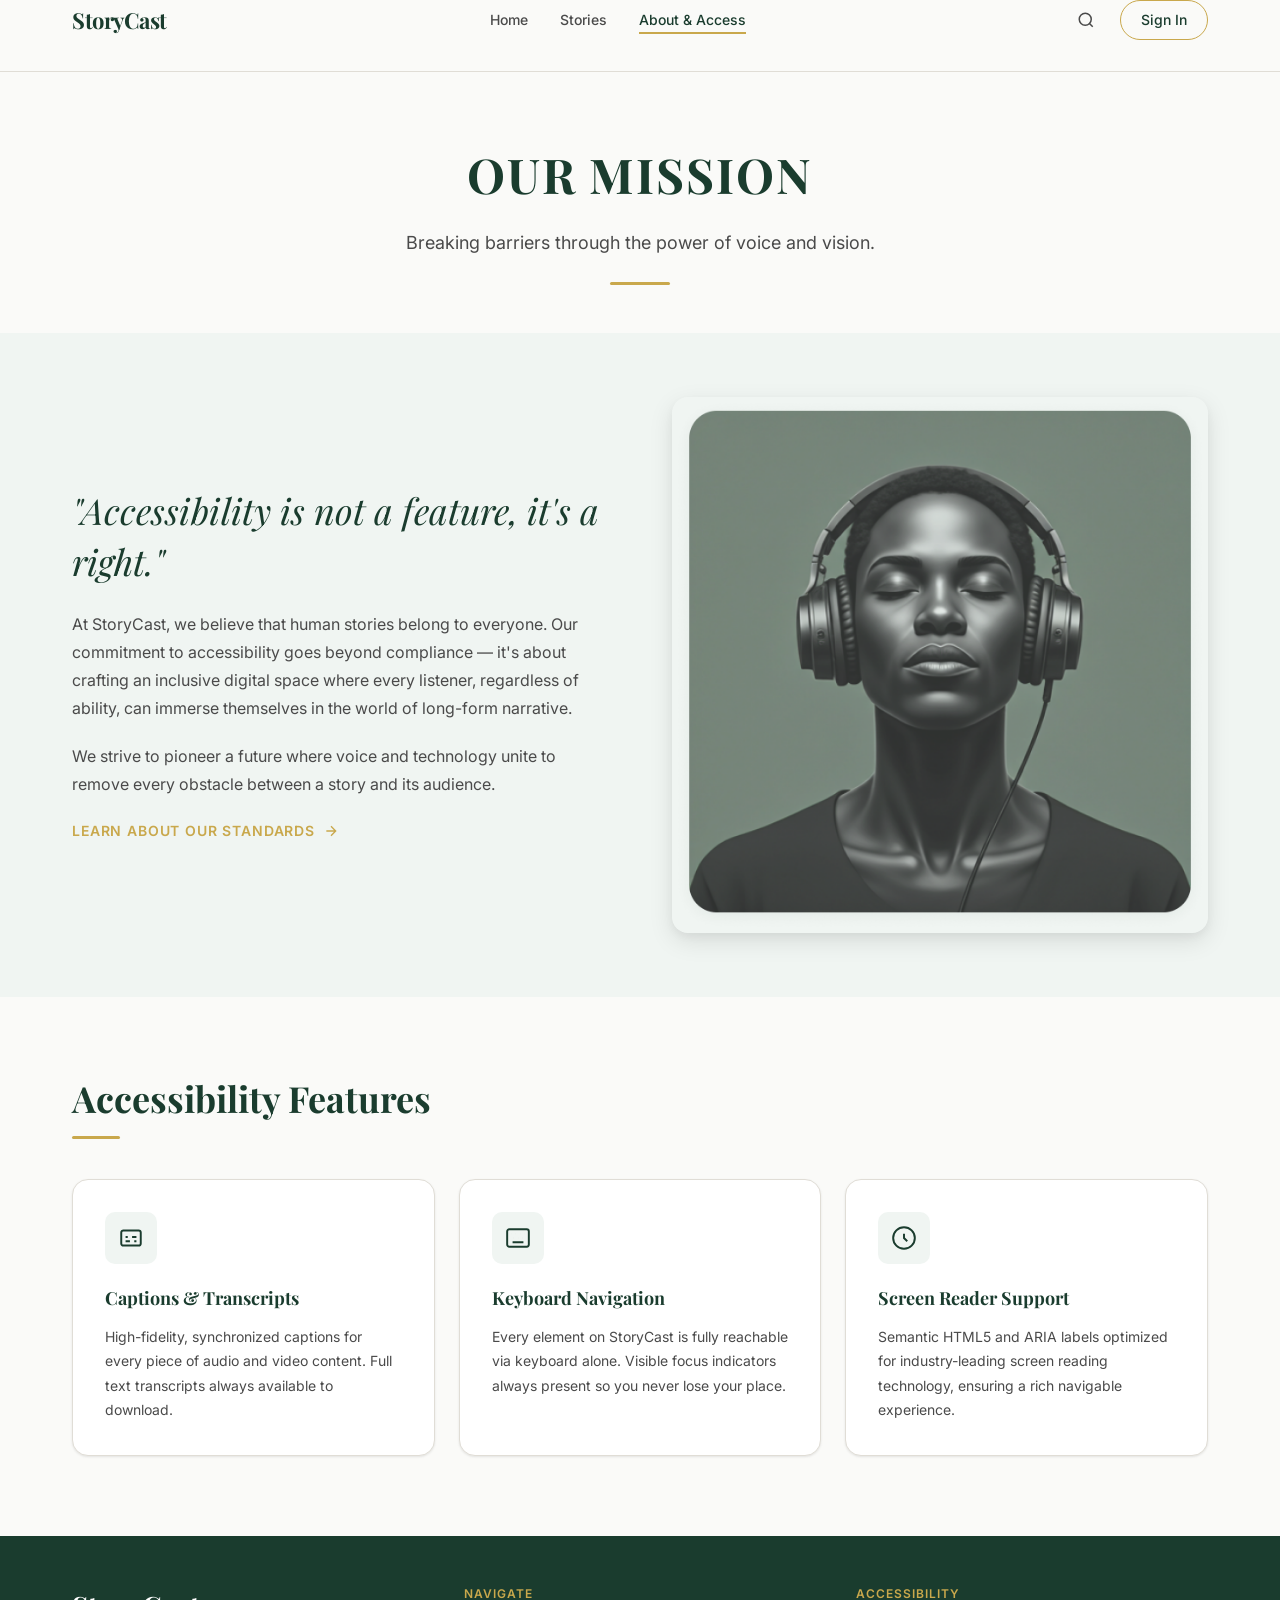
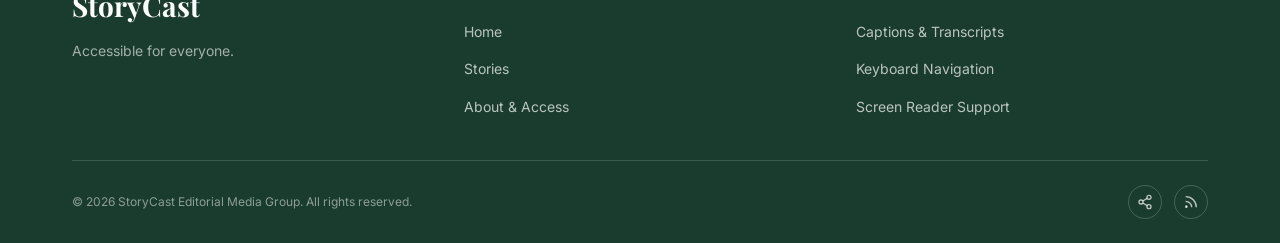
<file: about.html>
<!DOCTYPE html>
<html lang="en">
<head>
  <meta charset="UTF-8" />
  <meta name="viewport" content="width=device-width, initial-scale=1.0" />
  <meta name="description" content="StoryCast — Our mission to make storytelling accessible to everyone." />
  <title>StoryCast — About &amp; Access</title>
  <link rel="stylesheet" href="css/main.css" />
</head>
<body>

  <a class="skip-link" href="#main">Skip to main content</a>

  <nav class="nav" aria-label="Main navigation">
    <div class="container">
      <div class="nav__inner">
        <a href="index.html" class="nav__logo">StoryCast</a>
        <button class="nav__toggle" aria-label="Toggle menu" aria-expanded="false" aria-controls="nav-links">
          <span></span><span></span><span></span>
        </button>
        <ul class="nav__links" id="nav-links" role="list">
          <li><a href="index.html" class="nav__link">Home</a></li>
          <li><a href="stories.html" class="nav__link">Stories</a></li>
          <li><a href="about.html" class="nav__link nav__link--active" aria-current="page">About &amp; Access</a></li>
        </ul>
        <div class="nav__actions">
          <a href="#search" class="nav__icon-btn" aria-label="Search">
            <svg viewBox="0 0 24 24" fill="none" stroke="currentColor" stroke-width="2" aria-hidden="true"><circle cx="11" cy="11" r="8"/><path d="m21 21-4.35-4.35"/></svg>
          </a>
          <a href="#signin" class="nav__signin">Sign In</a>
        </div>
      </div>
    </div>
  </nav>

  <main id="main">

    <!-- Mission Header -->
    <header class="mission-header" aria-labelledby="mission-heading">
      <div class="container">
        <h1 class="mission-header__title" id="mission-heading">Our Mission</h1>
        <p class="mission-header__tagline">Breaking barriers through the power of voice and vision.</p>
        <div class="mission-header__divider" aria-hidden="true"></div>
      </div>
    </header>

    <!-- Mission Content -->
    <section class="mission-content" aria-labelledby="mission-body-heading">
      <div class="container">
        <div class="mission-content__layout">
          <div>
            <h2 class="sr-only" id="mission-body-heading">Mission statement</h2>
            <p class="mission-content__quote">"Accessibility is not a feature, it's a right."</p>
            <p class="mission-content__text">
              At StoryCast, we believe that human stories belong to everyone. Our commitment
              to accessibility goes beyond compliance — it's about crafting an inclusive
              digital space where every listener, regardless of ability, can immerse
              themselves in the world of long-form narrative.
            </p>
            <p class="mission-content__text">
              We strive to pioneer a future where voice and technology unite to remove every
              obstacle between a story and its audience.
            </p>
            <a href="#features" class="mission-content__link">
              Learn about our standards
              <svg viewBox="0 0 24 24" fill="none" stroke="currentColor" stroke-width="2" aria-hidden="true"><path d="M5 12h14M12 5l7 7-7 7"/></svg>
            </a>
          </div>
          <div>
            <img
              src="assets/images/about.png"
              alt="A person wearing headphones, eyes closed, deeply engaged in listening"
              class="mission-content__image"
              onerror="this.style.background='#D6E6DC';this.style.minHeight='300px';this.style.borderRadius='24px';this.removeAttribute('src')"
            />
          </div>
        </div>
      </div>
    </section>

    <!-- Accessibility Features -->
    <section class="access-features" id="features" aria-labelledby="features-heading">
      <div class="container">
        <div class="section-header">
          <h2 class="section-header__title" id="features-heading">Accessibility Features</h2>
        </div>
        <div class="access-features__grid">

          <article class="feature-card" id="captions" aria-labelledby="feat-captions">
            <div class="feature-card__icon" aria-hidden="true">
              <svg viewBox="0 0 24 24" fill="none" stroke="currentColor" stroke-width="1.8"><rect width="18" height="14" x="3" y="5" rx="2"/><path d="M7 15h4m4 0h2M7 11h2m4 0h4"/></svg>
            </div>
            <h3 class="feature-card__title" id="feat-captions">Captions &amp; Transcripts</h3>
            <p class="feature-card__desc">High-fidelity, synchronized captions for every piece of audio and video content. Full text transcripts always available to download.</p>
          </article>

          <article class="feature-card" id="keyboard" aria-labelledby="feat-keyboard">
            <div class="feature-card__icon" aria-hidden="true">
              <svg viewBox="0 0 24 24" fill="none" stroke="currentColor" stroke-width="1.8"><rect width="20" height="16" x="2" y="4" rx="2"/><path d="M6 8h.01M10 8h.01M14 8h.01M18 8h.01M8 12h.01M12 12h.01M16 12h.01M7 16h10"/></svg>
            </div>
            <h3 class="feature-card__title" id="feat-keyboard">Keyboard Navigation</h3>
            <p class="feature-card__desc">Every element on StoryCast is fully reachable via keyboard alone. Visible focus indicators always present so you never lose your place.</p>
          </article>

          <article class="feature-card" id="screen-reader" aria-labelledby="feat-screen-reader">
            <div class="feature-card__icon" aria-hidden="true">
              <svg viewBox="0 0 24 24" fill="none" stroke="currentColor" stroke-width="1.8"><circle cx="12" cy="12" r="10"/><path d="M12 8v4l3 3"/></svg>
            </div>
            <h3 class="feature-card__title" id="feat-screen-reader">Screen Reader Support</h3>
            <p class="feature-card__desc">Semantic HTML5 and ARIA labels optimized for industry-leading screen reading technology, ensuring a rich navigable experience.</p>
          </article>

        </div>
      </div>
    </section>

  </main>

  <footer class="footer" aria-label="Site footer">
    <div class="container">
      <div class="footer__inner">
        <div class="footer__brand">
          <a href="index.html" class="footer__logo">StoryCast</a>
          <p class="footer__tagline">Accessible for everyone.</p>
        </div>
        <nav aria-label="Footer navigation">
          <p class="footer__nav-title">Navigate</p>
          <ul class="footer__links" role="list">
            <li><a href="index.html" class="footer__link">Home</a></li>
            <li><a href="stories.html" class="footer__link">Stories</a></li>
            <li><a href="about.html" class="footer__link">About &amp; Access</a></li>
          </ul>
        </nav>
        <div>
          <p class="footer__nav-title">Accessibility</p>
          <ul class="footer__links" role="list">
            <li><a href="#captions" class="footer__link">Captions &amp; Transcripts</a></li>
            <li><a href="#keyboard" class="footer__link">Keyboard Navigation</a></li>
            <li><a href="#screen-reader" class="footer__link">Screen Reader Support</a></li>
          </ul>
        </div>
      </div>
      <div class="footer__bottom">
        <p class="footer__copy">&copy; 2026 StoryCast Editorial Media Group. All rights reserved.</p>
        <div class="footer__social" role="list" aria-label="Social links">
          <a href="#share" class="footer__social-link" aria-label="Share" role="listitem">
            <svg viewBox="0 0 24 24" fill="none" stroke="currentColor" stroke-width="2" aria-hidden="true"><circle cx="18" cy="5" r="3"/><circle cx="6" cy="12" r="3"/><circle cx="18" cy="19" r="3"/><path d="m8.59 13.51 6.83 3.98M15.41 6.51l-6.82 3.98"/></svg>
          </a>
          <a href="#rss" class="footer__social-link" aria-label="RSS feed" role="listitem">
            <svg viewBox="0 0 24 24" fill="none" stroke="currentColor" stroke-width="2" aria-hidden="true"><path d="M4 11a9 9 0 0 1 9 9"/><path d="M4 4a16 16 0 0 1 16 16"/><circle cx="5" cy="19" r="1" fill="currentColor"/></svg>
          </a>
        </div>
      </div>
    </div>
  </footer>

  <script src="js/app.js"></script>
</body>
</html>
</file>
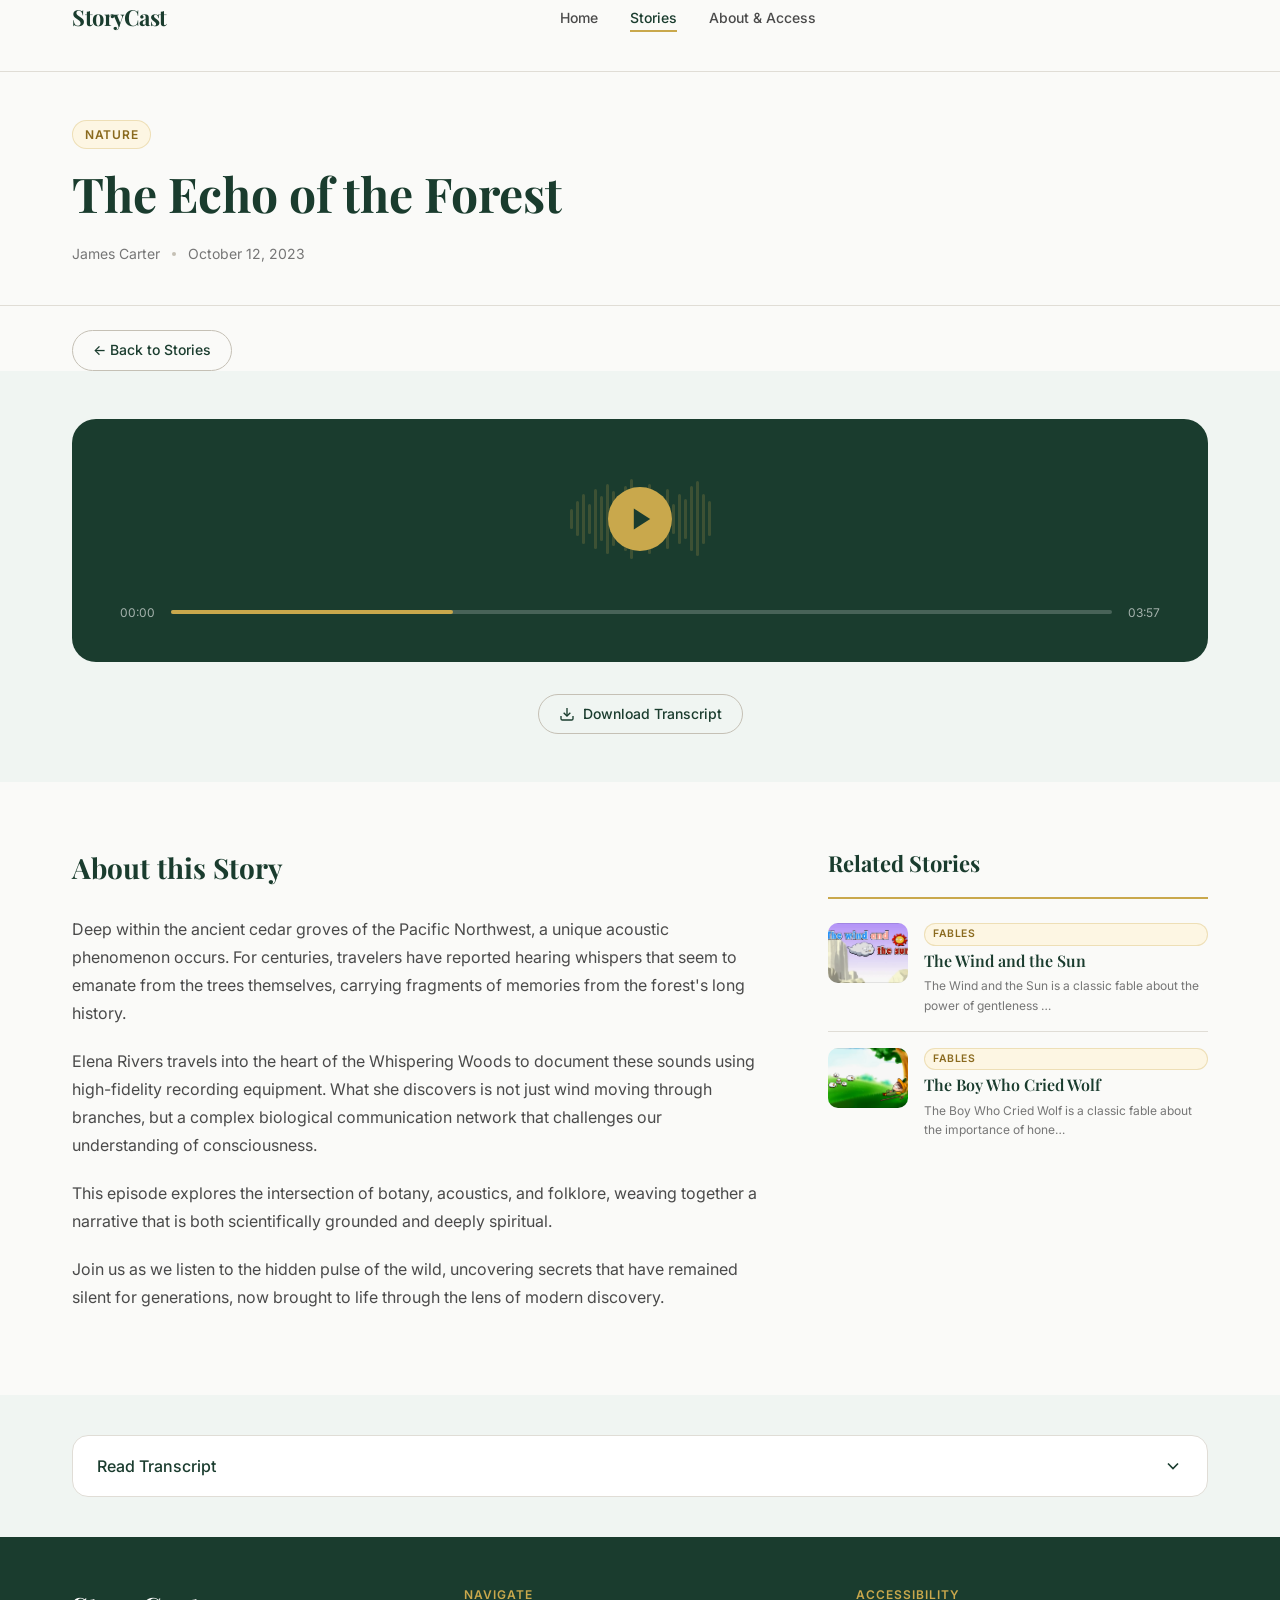
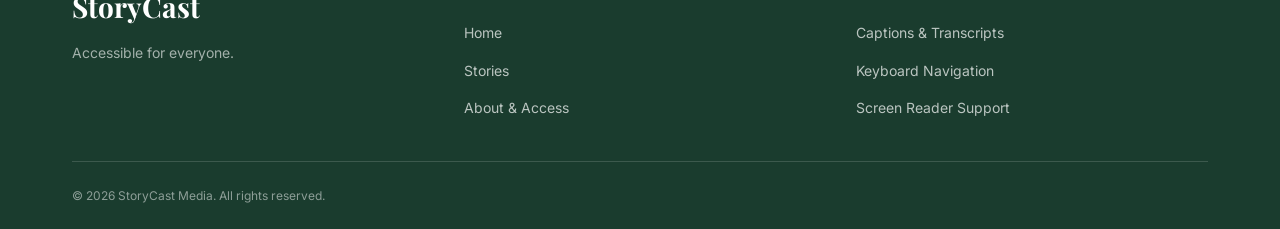
<file: story/story.html>
<!DOCTYPE html>
<html lang="en">
<head>
  <meta charset="UTF-8" />
  <meta name="viewport" content="width=device-width, initial-scale=1.0" />
  <meta name="description" content="StoryCast story." />
  <title>StoryCast — Story</title>
  <link rel="stylesheet" href="../css/main.css" />
</head>
<body>

  

  <a class="skip-link" href="#main">Skip to main content</a>

  <nav class="nav" aria-label="Main navigation">
    <div class="container">
      <div class="nav__inner">
        <a href="../index.html" class="nav__logo">StoryCast</a>
        <button class="nav__toggle" aria-label="Toggle menu" aria-expanded="false" aria-controls="nav-links">
          <span></span><span></span><span></span>
        </button>
        <ul class="nav__links" id="nav-links" role="list">
          <li><a href="../index.html" class="nav__link">Home</a></li>
          <li><a href="../stories.html" class="nav__link nav__link--active" aria-current="page">Stories</a></li>
          <li><a href="../about.html" class="nav__link">About &amp; Access</a></li>
        </ul>
        <div class="nav__actions"></div>
      </div>
    </div>
  </nav>

  <main id="main">

    <!-- Story Header -->
    <header class="story-header" aria-labelledby="story-title">
      <div class="container">
        <div class="story-header__tag" id="story-tag"></div>
        <h1 class="story-header__title" id="story-title">Loading…</h1>
        <div class="story-header__meta">
          <span id="story-author"></span>
          <span class="story-header__meta-dot" aria-hidden="true"></span>
          <time id="story-date"></time>
        </div>
      </div>
    </header>
<div class="container" style="padding-top:1.5rem">
  <a href="../stories.html" class="btn btn--outline btn--sm">← Back to Stories</a>
</div>

<!-- Media Player -->
<section class="media-section" aria-labelledby="player-heading">
  <div class="container">
    <h2 class="sr-only" id="player-heading">Media player</h2>
    
<!-- Video element (visible for videos) -->
<div id="video-container" style="display:none;width:100%;max-width:800px;margin:0 auto;background:#000;border-radius:8px;overflow:hidden;">
  <video id="story-video" style="width:100%;height:auto;aspect-ratio:16/9;max-height:450px;border-radius:8px;background:#000;object-fit:contain;display:block;" controls playsinline preload="metadata" crossorigin="anonymous" poster="">
    <track kind="captions" id="video-captions" srclang="en" label="English">
    <p>Your browser doesn't support HTML5 video.</p>
  </video>
</div>
    
    <!-- Audio element (hidden, for podcasts) -->
    <audio id="story-audio" style="display:none;"></audio>
    
    <div class="media-section__player" id="audio-player" role="region" aria-label="Story media player">
      <div class="media-section__waveform-area">
        <div class="media-section__waveform" aria-hidden="true">
          <span style="height:20px"></span><span style="height:35px"></span>
          <span style="height:50px"></span><span style="height:30px"></span>
          <span style="height:60px"></span><span style="height:45px"></span>
          <span style="height:70px"></span><span style="height:55px"></span>
          <span style="height:40px"></span><span style="height:65px"></span>
          <span style="height:80px"></span><span style="height:50px"></span>
          <span style="height:35px"></span><span style="height:70px"></span>
          <span style="height:55px"></span><span style="height:45px"></span>
          <span style="height:60px"></span><span style="height:30px"></span>
          <span style="height:50px"></span><span style="height:40px"></span>
          <span style="height:65px"></span><span style="height:75px"></span>
          <span style="height:50px"></span><span style="height:35px"></span>
        </div>
        <button class="media-section__play-btn" id="play-btn" aria-label="Play story media">
          <svg viewBox="0 0 24 24" fill="currentColor" aria-hidden="true"><polygon points="5 3 19 12 5 21 5 3"/></svg>
        </button>
      </div>
      <div class="media-section__controls">
        <span id="current-time">00:00</span>
        <div class="media-section__progress-bar" id="progress-bar" role="slider" aria-label="Playback progress" aria-valuemin="0" aria-valuemax="100" aria-valuenow="0" tabindex="0">
          <div class="media-section__progress-bar-fill" id="progress-fill"></div>
        </div>
        <span id="story-duration">00:00</span>
      </div>
    </div>

    <div class="media-section__actions">
      <a href="../assets/transcripts/story1.txt" class="btn btn--outline btn--sm" id="download-transcript" download>
        <svg viewBox="0 0 24 24" fill="none" stroke="currentColor" stroke-width="2" width="16" height="16" aria-hidden="true"><path d="M21 15v4a2 2 0 0 1-2 2H5a2 2 0 0 1-2-2v-4"/><polyline points="7 10 12 15 17 10"/><line x1="12" y1="15" x2="12" y2="3"/></svg>
        Download Transcript
      </a>
      <button class="btn btn--outline btn--sm" id="captions-btn" aria-pressed="false">
  <svg viewBox="0 0 24 24" fill="none" stroke="currentColor" stroke-width="2" width="16" height="16" aria-hidden="true"><rect width="18" height="14" x="3" y="5" rx="2"/><path d="M7 15h4m4 0h2M7 11h2m4 0h4"/></svg>
  <span id="captions-text">View Captions</span>
</button>
    </div>
  </div>
</section>


    <!-- Story Body + Sidebar -->
    <section class="story-content" aria-labelledby="about-heading">
      <div class="container">
        <div class="story-content__layout">
          <article class="story-content__body">
            <h2 id="about-heading">About this Story</h2>
            <div id="story-description"></div>
          </article>
          <aside class="story-content__sidebar" aria-labelledby="related-heading">
            <h2 id="related-heading">Related Stories</h2>
            <div id="related-stories"></div>
          </aside>
        </div>
      </div>
    </section>

    <!-- Transcript -->
    <section class="transcript-section" id="transcript" aria-labelledby="transcript-btn">
      <div class="container">
        <button
          class="transcript-section__toggle"
          aria-expanded="false"
          aria-controls="transcript-body"
          id="transcript-btn"
        >
          <span>Read Transcript</span>
          <svg viewBox="0 0 24 24" fill="none" stroke="currentColor" stroke-width="2" aria-hidden="true"><polyline points="6 9 12 15 18 9"/></svg>
        </button>
        <div class="transcript-section__body" id="transcript-body" role="region" aria-labelledby="transcript-btn">
          <div id="transcript-content"></div>
        </div>
      </div>
    </section>

  </main>

  <footer class="footer" aria-label="Site footer">
    <div class="container">
      <div class="footer__inner">
        <div class="footer__brand">
          <a href="../index.html" class="footer__logo">StoryCast</a>
          <p class="footer__tagline">Accessible for everyone.</p>
        </div>
        <nav aria-label="Footer navigation">
          <p class="footer__nav-title">Navigate</p>
          <ul class="footer__links" role="list">
            <li><a href="../index.html" class="footer__link">Home</a></li>
            <li><a href="../stories.html" class="footer__link">Stories</a></li>
            <li><a href="../about.html" class="footer__link">About &amp; Access</a></li>
          </ul>
        </nav>
        <div>
          <p class="footer__nav-title">Accessibility</p>
          <ul class="footer__links" role="list">
            <li><a href="../about.html#captions" class="footer__link">Captions &amp; Transcripts</a></li>
            <li><a href="../about.html#keyboard" class="footer__link">Keyboard Navigation</a></li>
            <li><a href="../about.html#screen-reader" class="footer__link">Screen Reader Support</a></li>
          </ul>
        </div>
      </div>
      <div class="footer__bottom">
        <p class="footer__copy">&copy; 2026 StoryCast Media. All rights reserved.</p>
      </div>
    </div>
  </footer>

  <script src="../js/app.js"></script>
</body>
</html>
</file>
<file: css/main.css>
@import url("https://fonts.googleapis.com/css2?family=Playfair+Display:ital,wght@0,600;0,700;1,400;1,600&family=Inter:wght@400;500;600&display=swap");
*,
*::before,
*::after {
  box-sizing: border-box;
  margin: 0;
  padding: 0;
}

html {
  scroll-behavior: smooth;
  -webkit-text-size-adjust: 100%;
}

body {
  font-family: "Inter", system-ui, sans-serif;
  font-size: 1rem;
  font-weight: 400;
  line-height: 1.6;
  color: #1A1A1A;
  background-color: #FAFAF8;
  -webkit-font-smoothing: antialiased;
}

img, video {
  max-width: 100%;
  display: block;
}

a {
  color: inherit;
  text-decoration: none;
}

ul, ol {
  list-style: none;
}

button {
  cursor: pointer;
  border: none;
  background: none;
  font-family: inherit;
}

:focus-visible {
  outline: 3px solid #C9A84C;
  outline-offset: 3px;
  border-radius: 6px;
}

.sr-only {
  position: absolute;
  width: 1px;
  height: 1px;
  padding: 0;
  margin: -1px;
  overflow: hidden;
  clip: rect(0, 0, 0, 0);
  white-space: nowrap;
  border: 0;
}

.skip-link {
  position: absolute;
  top: -100%;
  left: 1rem;
  padding: 0.75rem 1.5rem;
  background: #1A3C2E;
  color: #FFFFFF;
  font-weight: 500;
  border-radius: 10px;
  z-index: 9999;
  transition: top 0.2s;
}
.skip-link:focus {
  top: 1rem;
}

@media (prefers-reduced-motion: reduce) {
  *, *::before, *::after {
    animation-duration: 0.01ms !important;
    transition-duration: 0.01ms !important;
  }
}
.container {
  width: 100%;
  max-width: 1200px;
  margin-inline: auto;
  padding-inline: 2rem;
}
@media (max-width: 768px) {
  .container {
    padding-inline: 1.5rem;
  }
}

.nav {
  position: sticky;
  top: 0;
  z-index: 100;
  background: #FAFAF8;
  border-bottom: 1px solid #E0DDD6;
  height: 72px;
}
.nav__inner {
  display: flex;
  align-items: center;
  justify-content: space-between;
  height: 100%;
}
.nav__logo {
  font-family: "Playfair Display", Georgia, serif;
  font-size: 1.375rem;
  font-weight: 700;
  color: #1A3C2E;
  letter-spacing: -0.02em;
}
.nav__links {
  display: flex;
  align-items: center;
  gap: 2rem;
}
.nav__link {
  font-size: 0.875rem;
  font-weight: 500;
  color: #4A4A4A;
  padding-bottom: 0.25rem;
  border-bottom: 2px solid transparent;
  transition: color 0.2s, border-color 0.2s;
}
.nav__link:hover {
  color: #1A3C2E;
}
.nav__link--active {
  color: #1A3C2E;
  border-bottom-color: #C9A84C;
}
.nav__actions {
  display: flex;
  align-items: center;
  gap: 1rem;
}
.nav__icon-btn {
  display: flex;
  align-items: center;
  justify-content: center;
  width: 36px;
  height: 36px;
  border-radius: 9999px;
  color: #4A4A4A;
  transition: background 0.2s, color 0.2s;
}
.nav__icon-btn:hover {
  background: #F0F5F2;
  color: #1A3C2E;
}
.nav__icon-btn svg {
  width: 18px;
  height: 18px;
}
.nav__signin {
  padding: 0.5rem 1.25rem;
  border: 1.5px solid #C9A84C;
  border-radius: 9999px;
  font-size: 0.875rem;
  font-weight: 500;
  color: #1A3C2E;
  transition: background 0.2s;
}
.nav__signin:hover {
  background: #FDF6E3;
}
.nav__toggle {
  display: none;
  flex-direction: column;
  gap: 5px;
  padding: 0.5rem;
}
.nav__toggle span {
  display: block;
  width: 22px;
  height: 2px;
  background: #1A3C2E;
  border-radius: 2px;
  transition: transform 0.2s;
}
@media (max-width: 768px) {
  .nav__toggle {
    display: flex;
  }
}
@media (max-width: 768px) {
  .nav__links {
    display: none;
    position: absolute;
    top: 72px;
    left: 0;
    right: 0;
    background: #FAFAF8;
    flex-direction: column;
    padding: 1.5rem;
    gap: 1rem;
    border-bottom: 1px solid #E0DDD6;
  }
  .nav__links--open {
    display: flex;
  }
  .nav__actions {
    display: none;
  }
}

.btn {
  display: inline-flex;
  align-items: center;
  gap: 0.5rem;
  padding: 0.75rem 2rem;
  border-radius: 9999px;
  font-family: "Inter", system-ui, sans-serif;
  font-size: 1rem;
  font-weight: 500;
  transition: all 0.2s;
  cursor: pointer;
}
.btn--primary {
  background: #C9A84C;
  color: #1A3C2E;
  border: 2px solid #C9A84C;
}
.btn--primary:hover {
  background: #E8C96A;
  border-color: #E8C96A;
}
.btn--outline {
  background: transparent;
  color: #1A3C2E;
  border: 1.5px solid #C5C0B5;
}
.btn--outline:hover {
  border-color: #1A3C2E;
  background: #F0F5F2;
}
.btn--sm {
  padding: 0.5rem 1.25rem;
  font-size: 0.875rem;
}

.tag {
  display: inline-block;
  padding: 0.25rem 0.75rem;
  border-radius: 9999px;
  font-size: 0.75rem;
  font-weight: 600;
  letter-spacing: 0.06em;
  text-transform: uppercase;
  background: #FDF6E3;
  color: #8a6a1e;
  border: 1px solid rgba(201, 168, 76, 0.3);
}

.story-card {
  background: #FFFFFF;
  border-radius: 16px;
  overflow: hidden;
  border: 1px solid #E0DDD6;
  box-shadow: 0 1px 3px rgba(0, 0, 0, 0.06), 0 1px 2px rgba(0, 0, 0, 0.04);
  transition: transform 0.2s, box-shadow 0.2s;
  display: flex;
  flex-direction: column;
}
.story-card:hover {
  transform: translateY(-4px);
  box-shadow: 0 8px 24px rgba(0, 0, 0, 0.1), 0 4px 8px rgba(0, 0, 0, 0.04);
}
.story-card__image {
  width: 100%;
  aspect-ratio: 16/9;
  object-fit: cover;
  background: #F0F5F2;
}
.story-card__image-placeholder {
  width: 100%;
  aspect-ratio: 16/9;
  background: linear-gradient(135deg, #F0F5F2 0%, #e4ede7 100%);
  display: flex;
  align-items: center;
  justify-content: center;
  color: #767676;
  font-size: 0.875rem;
}
.story-card__body {
  padding: 1.5rem;
  display: flex;
  flex-direction: column;
  gap: 0.75rem;
  flex: 1;
}
.story-card__title {
  font-family: "Playfair Display", Georgia, serif;
  font-size: 1.375rem;
  font-weight: 700;
  color: #1A3C2E;
  line-height: 1.4;
}
.story-card__desc {
  font-size: 0.875rem;
  color: #4A4A4A;
  line-height: 1.6;
  flex: 1;
}
.story-card__link {
  display: inline-flex;
  align-items: center;
  gap: 0.5rem;
  font-size: 0.875rem;
  font-weight: 500;
  color: #1A3C2E;
  margin-top: auto;
  transition: gap 0.2s;
}
.story-card__link:hover {
  gap: 0.75rem;
  color: #2E5E47;
}
.story-card__link svg {
  width: 16px;
  height: 16px;
}

.related-card {
  display: flex;
  gap: 1rem;
  padding: 1rem 0;
  border-bottom: 1px solid #E0DDD6;
}
.related-card:last-child {
  border-bottom: none;
}
.related-card__image {
  width: 80px;
  height: 60px;
  border-radius: 10px;
  object-fit: cover;
  flex-shrink: 0;
  background: #F0F5F2;
}
.related-card__body {
  display: flex;
  flex-direction: column;
  gap: 0.25rem;
}
.related-card__title {
  font-family: "Playfair Display", Georgia, serif;
  font-size: 1rem;
  font-weight: 600;
  color: #1A3C2E;
  line-height: 1.4;
}
.related-card__desc {
  font-size: 0.75rem;
  color: #767676;
  line-height: 1.6;
}

.section-header {
  margin-bottom: 2.5rem;
}
.section-header__eyebrow {
  font-size: 0.75rem;
  font-weight: 600;
  letter-spacing: 0.1em;
  text-transform: uppercase;
  color: #C9A84C;
  margin-bottom: 0.75rem;
  display: block;
}
.section-header__title {
  font-family: "Playfair Display", Georgia, serif;
  font-size: 2.25rem;
  font-weight: 700;
  color: #1A3C2E;
  line-height: 1.2;
}
.section-header__title::after {
  content: "";
  display: block;
  width: 48px;
  height: 3px;
  background: #C9A84C;
  margin-top: 1rem;
  border-radius: 9999px;
}

.footer {
  background: #1A3C2E;
  color: rgba(255, 255, 255, 0.85);
  padding: 3rem 0 1.5rem;
}
.footer__inner {
  display: grid;
  grid-template-columns: 1fr 1fr 1fr;
  gap: 2.5rem;
  padding-bottom: 2.5rem;
  border-bottom: 1px solid rgba(255, 255, 255, 0.15);
}
@media (max-width: 768px) {
  .footer__inner {
    grid-template-columns: 1fr;
    gap: 2rem;
  }
}
.footer__brand {
  display: flex;
  flex-direction: column;
  gap: 0.75rem;
}
.footer__logo {
  font-family: "Playfair Display", Georgia, serif;
  font-size: 1.75rem;
  font-weight: 700;
  color: #FFFFFF;
}
.footer__tagline {
  font-size: 0.875rem;
  color: rgba(255, 255, 255, 0.6);
}
.footer__nav-title {
  font-size: 0.75rem;
  font-weight: 600;
  letter-spacing: 0.08em;
  text-transform: uppercase;
  color: #C9A84C;
  margin-bottom: 1rem;
}
.footer__links {
  display: flex;
  flex-direction: column;
  gap: 0.75rem;
}
.footer__link {
  font-size: 0.875rem;
  color: rgba(255, 255, 255, 0.7);
  transition: color 0.2s;
}
.footer__link:hover {
  color: #FFFFFF;
}
.footer__bottom {
  display: flex;
  align-items: center;
  justify-content: space-between;
  padding-top: 1.5rem;
  flex-wrap: wrap;
  gap: 1rem;
}
@media (max-width: 768px) {
  .footer__bottom {
    flex-direction: column;
    align-items: flex-start;
  }
}
.footer__copy {
  font-size: 0.75rem;
  color: rgba(255, 255, 255, 0.5);
}
.footer__social {
  display: flex;
  gap: 0.75rem;
}
.footer__social-link {
  display: flex;
  align-items: center;
  justify-content: center;
  width: 34px;
  height: 34px;
  border-radius: 9999px;
  border: 1px solid rgba(255, 255, 255, 0.2);
  color: rgba(255, 255, 255, 0.7);
  transition: all 0.2s;
}
.footer__social-link:hover {
  border-color: #C9A84C;
  color: #C9A84C;
}
.footer__social-link svg {
  width: 16px;
  height: 16px;
}

.now-playing {
  position: fixed;
  bottom: 0;
  left: 0;
  right: 0;
  z-index: 200;
  background: #1A3C2E;
  border-top: 1px solid rgba(255, 255, 255, 0.15);
  padding: 0.75rem 2rem;
  display: flex;
  align-items: center;
  gap: 1.5rem;
}
@media (max-width: 768px) {
  .now-playing {
    padding: 0.75rem 1rem;
    gap: 0.75rem;
  }
}
.now-playing__thumb {
  width: 44px;
  height: 44px;
  border-radius: 10px;
  object-fit: cover;
  flex-shrink: 0;
  background: #2E5E47;
}
.now-playing__info {
  display: flex;
  flex-direction: column;
  gap: 2px;
  min-width: 0;
}
.now-playing__title {
  font-size: 0.875rem;
  font-weight: 500;
  color: #FFFFFF;
  white-space: nowrap;
  overflow: hidden;
  text-overflow: ellipsis;
}
.now-playing__sub {
  font-size: 0.75rem;
  color: rgba(255, 255, 255, 0.6);
}
.now-playing__controls {
  display: flex;
  align-items: center;
  gap: 1rem;
  margin-left: auto;
}
.now-playing__btn {
  display: flex;
  align-items: center;
  justify-content: center;
  color: rgba(255, 255, 255, 0.8);
  transition: color 0.2s;
}
.now-playing__btn:hover {
  color: #FFFFFF;
}
.now-playing__btn--play {
  width: 38px;
  height: 38px;
  border-radius: 9999px;
  background: #C9A84C;
  color: #1A3C2E;
}
.now-playing__btn--play:hover {
  background: #E8C96A;
}
.now-playing__btn svg {
  width: 18px;
  height: 18px;
}
.now-playing__progress {
  flex: 1;
  display: flex;
  align-items: center;
  gap: 0.75rem;
  max-width: 400px;
}
@media (max-width: 768px) {
  .now-playing__progress {
    display: none;
  }
}
.now-playing__time {
  font-size: 0.75rem;
  color: rgba(255, 255, 255, 0.6);
  white-space: nowrap;
}
.now-playing__track {
  flex: 1;
  appearance: none;
  height: 3px;
  border-radius: 9999px;
  background: rgba(255, 255, 255, 0.2);
  cursor: pointer;
}
.now-playing__track::-webkit-slider-thumb {
  appearance: none;
  width: 12px;
  height: 12px;
  border-radius: 50%;
  background: #C9A84C;
}

.filter-bar {
  display: flex;
  flex-wrap: wrap;
  gap: 0.75rem;
  margin-bottom: 3rem;
}

.filter-btn {
  padding: 0.5rem 1.25rem;
  border-radius: 9999px;
  border: 1.5px solid #C5C0B5;
  background: transparent;
  font-family: "Inter", system-ui, sans-serif;
  font-size: 0.875rem;
  font-weight: 500;
  color: #4A4A4A;
  cursor: pointer;
  transition: all 0.2s;
}
.filter-btn:hover {
  border-color: #1A3C2E;
  color: #1A3C2E;
}
.filter-btn--active {
  background: #1A3C2E;
  border-color: #1A3C2E;
  color: #FFFFFF;
}

.story-card__meta {
  display: flex;
  align-items: center;
  justify-content: space-between;
}

.story-card__duration {
  font-size: 0.75rem;
  color: #767676;
}

.hero {
  padding: 6rem 0 5rem;
  text-align: center;
  background: #FAFAF8;
}
.hero__eyebrow {
  display: inline-block;
  font-size: 0.75rem;
  font-weight: 600;
  letter-spacing: 0.12em;
  text-transform: uppercase;
  color: #C9A84C;
  margin-bottom: 1.25rem;
}
.hero__title {
  font-family: "Playfair Display", Georgia, serif;
  font-size: 3.75rem;
  font-weight: 700;
  color: #1A3C2E;
  line-height: 1.2;
  max-width: 700px;
  margin-inline: auto;
  margin-bottom: 1.5rem;
}
@media (max-width: 768px) {
  .hero__title {
    font-size: 3rem;
  }
}
@media (max-width: 480px) {
  .hero__title {
    font-size: 2.25rem;
  }
}
.hero__subtitle {
  font-size: 1.125rem;
  color: #4A4A4A;
  max-width: 520px;
  margin-inline: auto;
  margin-bottom: 2.5rem;
  line-height: 1.75;
}

.featured {
  padding: 5rem 0;
  background: #F0F5F2;
}
.featured__grid {
  display: grid;
  grid-template-columns: repeat(3, 1fr);
  gap: 2rem;
}
@media (max-width: 900px) {
  .featured__grid {
    grid-template-columns: repeat(2, 1fr);
  }
}
@media (max-width: 580px) {
  .featured__grid {
    grid-template-columns: 1fr;
  }
}

.quote-banner {
  padding: 5rem 0;
  background: #FAFAF8;
  text-align: center;
}
.quote-banner__mark {
  font-family: "Playfair Display", Georgia, serif;
  font-size: 5rem;
  color: #C9A84C;
  line-height: 1;
  margin-bottom: 1rem;
  display: block;
}
.quote-banner__text {
  font-family: "Playfair Display", Georgia, serif;
  font-size: 2.25rem;
  font-style: italic;
  color: #1A3C2E;
  max-width: 680px;
  margin-inline: auto;
  line-height: 1.4;
}
@media (max-width: 768px) {
  .quote-banner__text {
    font-size: 1.75rem;
  }
}
.quote-banner__divider {
  width: 60px;
  height: 3px;
  background: #C9A84C;
  border-radius: 9999px;
  margin: 2rem auto 0;
}

.story-header {
  padding: 3rem 0 2.5rem;
  background: #FAFAF8;
  border-bottom: 1px solid #E0DDD6;
}
.story-header__tag {
  margin-bottom: 1rem;
}
.story-header__title {
  font-family: "Playfair Display", Georgia, serif;
  font-size: 3rem;
  font-weight: 700;
  color: #1A3C2E;
  line-height: 1.2;
  max-width: 800px;
  margin-bottom: 1.25rem;
}
@media (max-width: 768px) {
  .story-header__title {
    font-size: 2.25rem;
  }
}
.story-header__meta {
  display: flex;
  align-items: center;
  gap: 0.75rem;
  font-size: 0.875rem;
  color: #767676;
}
.story-header__meta-dot {
  width: 4px;
  height: 4px;
  border-radius: 50%;
  background: #C5C0B5;
}

.media-section {
  padding: 3rem 0;
  background: #F0F5F2;
}
.media-section__player {
  background: #1A3C2E;
  border-radius: 24px;
  padding: 2.5rem 3rem;
}
@media (max-width: 768px) {
  .media-section__player {
    padding: 2rem 1.5rem;
  }
}
.media-section__waveform-area {
  display: flex;
  align-items: center;
  justify-content: center;
  min-height: 120px;
  margin-bottom: 1.5rem;
  position: relative;
}
.media-section__play-btn {
  width: 64px;
  height: 64px;
  border-radius: 9999px;
  background: #C9A84C;
  display: flex;
  align-items: center;
  justify-content: center;
  color: #1A3C2E;
  transition: transform 0.2s, background 0.2s;
  z-index: 1;
  position: relative;
}
.media-section__play-btn:hover {
  transform: scale(1.08);
  background: #E8C96A;
}
.media-section__play-btn svg {
  width: 28px;
  height: 28px;
  margin-left: 3px;
}
.media-section__waveform {
  position: absolute;
  left: 0;
  right: 0;
  display: flex;
  align-items: center;
  justify-content: center;
  gap: 3px;
  opacity: 0.2;
}
.media-section__waveform span {
  display: block;
  width: 3px;
  border-radius: 9999px;
  background: #C9A84C;
}
.media-section__controls {
  display: flex;
  align-items: center;
  gap: 1rem;
  color: rgba(255, 255, 255, 0.6);
  font-size: 0.75rem;
}
.media-section__progress-bar {
  flex: 1;
  height: 4px;
  background: rgba(255, 255, 255, 0.2);
  border-radius: 9999px;
  cursor: pointer;
  position: relative;
}
.media-section__progress-bar-fill {
  height: 100%;
  width: 30%;
  background: #C9A84C;
  border-radius: 9999px;
}
.media-section__actions {
  display: flex;
  justify-content: center;
  gap: 1rem;
  margin-top: 2rem;
}
@media (max-width: 480px) {
  .media-section__actions {
    flex-direction: column;
    align-items: center;
  }
}

.story-content {
  padding: 4rem 0;
  background: #FAFAF8;
}
.story-content__layout {
  display: grid;
  grid-template-columns: 1fr 380px;
  gap: 4rem;
}
@media (max-width: 900px) {
  .story-content__layout {
    grid-template-columns: 1fr;
  }
}
.story-content__body h2 {
  font-family: "Playfair Display", Georgia, serif;
  font-size: 1.75rem;
  font-weight: 700;
  color: #1A3C2E;
  margin-bottom: 1.5rem;
}
.story-content__body p {
  font-size: 1rem;
  color: #4A4A4A;
  line-height: 1.75;
  margin-bottom: 1.25rem;
}
.story-content__sidebar h2 {
  font-family: "Playfair Display", Georgia, serif;
  font-size: 1.375rem;
  font-weight: 700;
  color: #1A3C2E;
  padding-bottom: 1rem;
  border-bottom: 2px solid #C9A84C;
  margin-bottom: 0.5rem;
}

.transcript-section {
  background: #F0F5F2;
  padding: 2.5rem 0;
}
.transcript-section__toggle {
  display: flex;
  align-items: center;
  justify-content: space-between;
  width: 100%;
  padding: 1.25rem 1.5rem;
  background: #FFFFFF;
  border: 1px solid #E0DDD6;
  border-radius: 16px;
  font-family: "Inter", system-ui, sans-serif;
  font-size: 1rem;
  font-weight: 500;
  color: #1A3C2E;
  cursor: pointer;
  transition: background 0.2s;
}
.transcript-section__toggle:hover {
  background: #F0F5F2;
}
.transcript-section__toggle svg {
  width: 20px;
  height: 20px;
  transition: transform 0.3s;
}
.transcript-section__toggle[aria-expanded=true] svg {
  transform: rotate(180deg);
}
.transcript-section__body {
  padding: 2rem 1.5rem;
  background: #FFFFFF;
  border: 1px solid #E0DDD6;
  border-top: none;
  border-radius: 0 0 16px 16px;
  display: none;
}
.transcript-section__body--open {
  display: block;
}
.transcript-section__body p {
  font-size: 0.875rem;
  color: #4A4A4A;
  line-height: 1.75;
  margin-bottom: 1rem;
}

.mission-header {
  padding: 4rem 0 3rem;
  background: #FAFAF8;
  text-align: center;
}
.mission-header__title {
  font-family: "Playfair Display", Georgia, serif;
  font-size: 3rem;
  font-weight: 700;
  color: #1A3C2E;
  letter-spacing: 0.04em;
  text-transform: uppercase;
  margin-bottom: 1rem;
}
@media (max-width: 768px) {
  .mission-header__title {
    font-size: 2.25rem;
  }
}
.mission-header__tagline {
  font-size: 1.125rem;
  color: #4A4A4A;
  max-width: 540px;
  margin-inline: auto;
}
.mission-header__divider {
  width: 60px;
  height: 3px;
  background: #C9A84C;
  border-radius: 9999px;
  margin: 1.5rem auto 0;
}

.mission-content {
  padding: 4rem 0;
  background: #F0F5F2;
}
.mission-content__layout {
  display: grid;
  grid-template-columns: 1fr 1fr;
  gap: 4rem;
  align-items: center;
}
@media (max-width: 768px) {
  .mission-content__layout {
    grid-template-columns: 1fr;
  }
}
.mission-content__quote {
  font-family: "Playfair Display", Georgia, serif;
  font-size: 2.25rem;
  font-style: italic;
  color: #1A3C2E;
  line-height: 1.4;
  margin-bottom: 1.5rem;
}
@media (max-width: 768px) {
  .mission-content__quote {
    font-size: 1.75rem;
  }
}
.mission-content__text {
  font-size: 1rem;
  color: #4A4A4A;
  line-height: 1.75;
  margin-bottom: 1.25rem;
}
.mission-content__link {
  display: inline-flex;
  align-items: center;
  gap: 0.5rem;
  font-size: 0.875rem;
  font-weight: 600;
  color: #C9A84C;
  letter-spacing: 0.06em;
  text-transform: uppercase;
  transition: gap 0.2s;
}
.mission-content__link:hover {
  gap: 0.75rem;
}
.mission-content__link svg {
  width: 16px;
  height: 16px;
}
.mission-content__image {
  width: 100%;
  height: 100%;
  object-fit: cover;
  border-radius: 16px;
  box-shadow: 0 8px 24px rgba(0, 0, 0, 0.1), 0 4px 8px rgba(0, 0, 0, 0.04);
  display: block;
} 

.access-features {
  padding: 5rem 0;
  background: #FAFAF8;
}
.access-features__grid {
  display: grid;
  grid-template-columns: repeat(3, 1fr);
  gap: 1.5rem;
}
@media (max-width: 900px) {
  .access-features__grid {
    grid-template-columns: repeat(2, 1fr);
  }
}
@media (max-width: 580px) {
  .access-features__grid {
    grid-template-columns: 1fr;
  }
}

.feature-card {
  padding: 2rem;
  background: #FFFFFF;
  border: 1px solid #E0DDD6;
  border-radius: 16px;
  box-shadow: 0 1px 3px rgba(0, 0, 0, 0.06), 0 1px 2px rgba(0, 0, 0, 0.04);
  transition: box-shadow 0.2s, transform 0.2s;
}
.feature-card:hover {
  box-shadow: 0 4px 12px rgba(0, 0, 0, 0.08), 0 2px 4px rgba(0, 0, 0, 0.04);
  transform: translateY(-2px);
}
.feature-card__icon {
  width: 52px;
  height: 52px;
  border-radius: 10px;
  background: #F0F5F2;
  display: flex;
  align-items: center;
  justify-content: center;
  margin-bottom: 1.25rem;
  color: #1A3C2E;
}
.feature-card__icon svg {
  width: 26px;
  height: 26px;
}
.feature-card__title {
  font-family: "Playfair Display", Georgia, serif;
  font-size: 1.125rem;
  font-weight: 700;
  color: #1A3C2E;
  margin-bottom: 0.75rem;
}
.feature-card__desc {
  font-size: 0.875rem;
  color: #4A4A4A;
  line-height: 1.75;
}

/* ─── Video Player Fix ───────────────────────────────────────── */
#video-container {
  background: #000;
  border-radius: 8px;
  overflow: hidden;
  min-height: 200px;
}

#video-container video {
  width: 100%;
  height: auto;
  min-height: 200px;
  max-height: 450px;
  background: #000;
  object-fit: contain;
  display: block;
}

/* ─── Video Poster Fix ───────────────────────────────────────── */
#story-video {
  background-size: contain !important;
  background-position: center !important;
  background-repeat: no-repeat !important;
}

#story-video[poster] {
  object-fit: contain;
}
</file>
